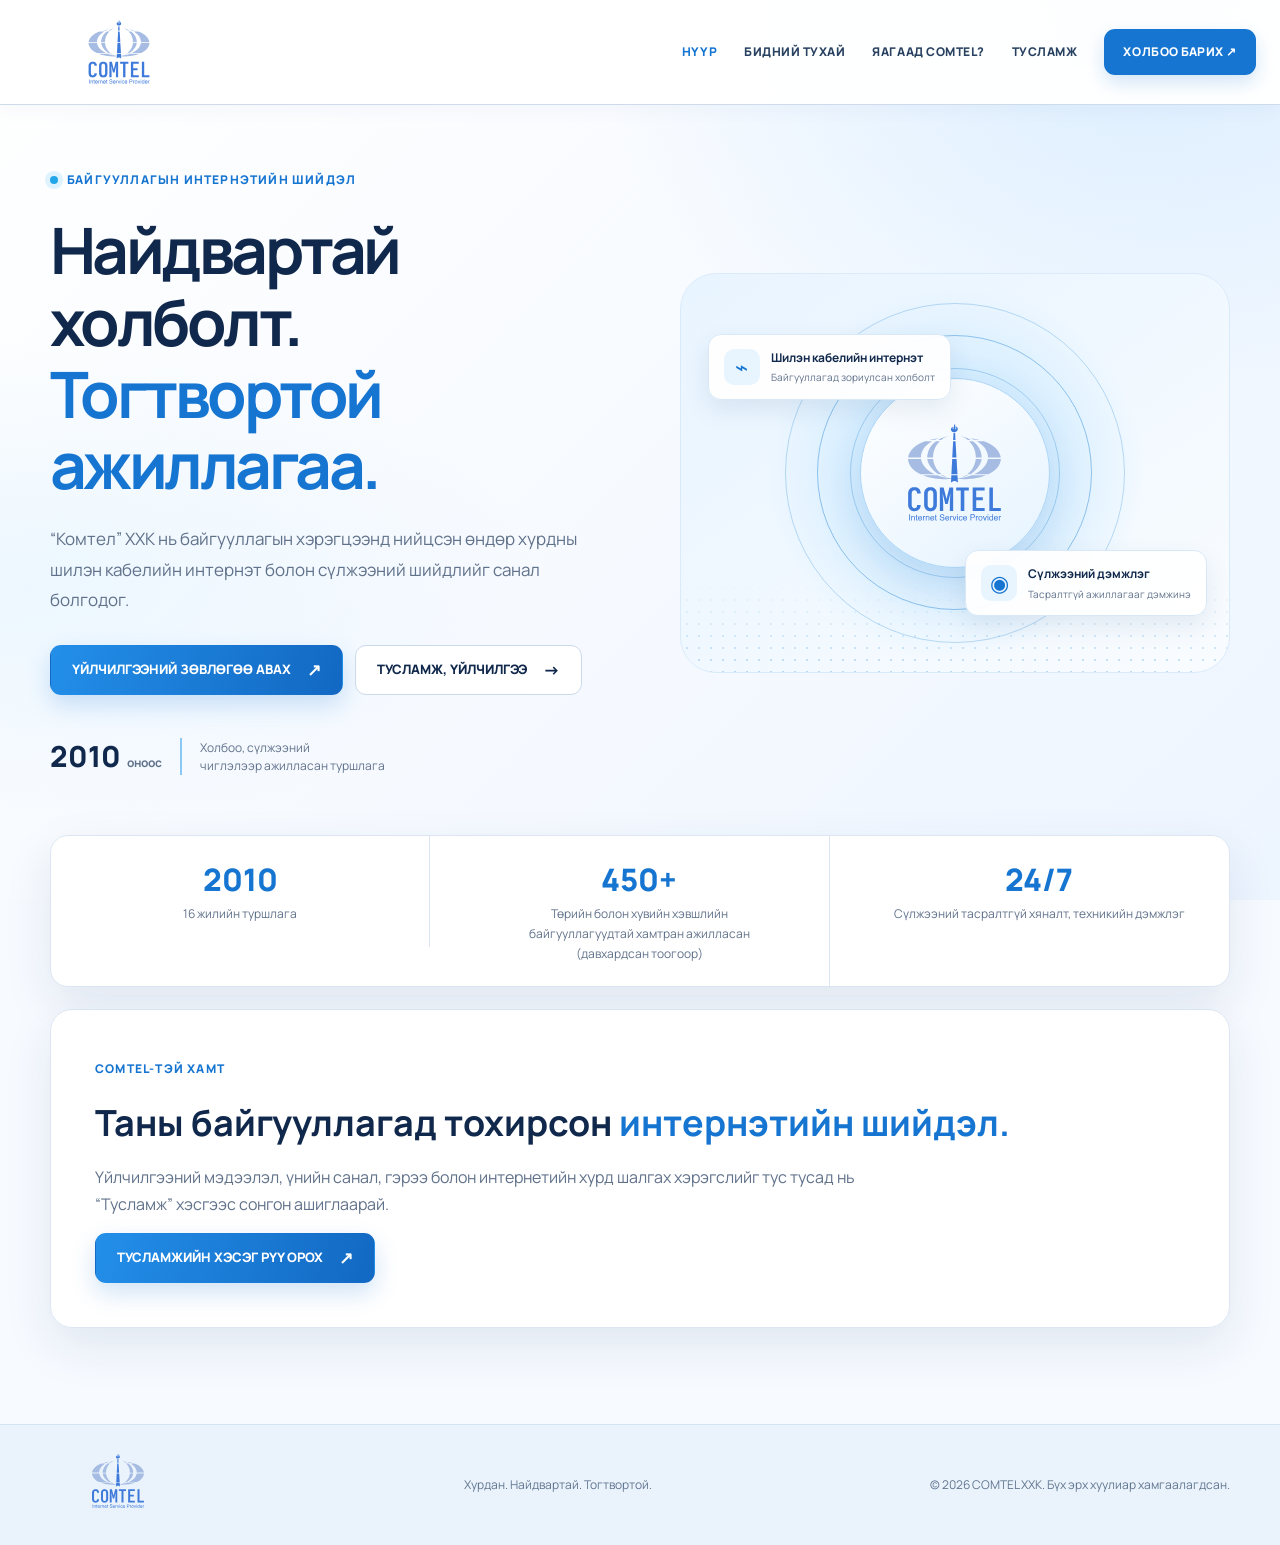
<file: index.html>
<!doctype html>
<html lang="mn">
  <head>
    <meta charset="UTF-8" />
    <meta name="viewport" content="width=device-width, initial-scale=1.0" />
    <meta name="theme-color" content="#ffffff" />
    <meta
      name="description"
      content="COMTEL ХХК — байгууллагын шилэн кабелийн интернэт, сүлжээний шийдэл."
    />
    <title>Нүүр хуудас | COMTEL</title>
    <link rel="preconnect" href="https://fonts.googleapis.com" />
    <link rel="preconnect" href="https://fonts.gstatic.com" crossorigin />
    <link
      href="https://fonts.googleapis.com/css2?family=Manrope:wght@400;500;600;700;800;900&display=swap"
      rel="stylesheet"
    />
    <link rel="stylesheet" href="style.css" />
    <script src="script.js" defer></script>
    <link rel="icon" type="image/x-icon" href="images/Comtel-logo-def.svg" />
  </head>
  <body>
    <header class="site-header">
      <div class="nav-wrap">
        <a class="brand" href="index.html" aria-label="COMTEL нүүр хуудас"
          ><img
            class="brand-logo"
            src="images/Comtel-logo-def.svg"
            alt="COMTEL лого"
        /></a>
        <button class="menu-toggle" aria-label="Цэс нээх" aria-expanded="false">
          <span></span><span></span><span></span>
        </button>
        <nav class="main-nav" aria-label="Үндсэн цэс">
          <a href="index.html" aria-current="page">НҮҮР</a
          ><a href="about.html">БИДНИЙ ТУХАЙ</a
          ><a href="why-comtel.html">ЯАГААД COMTEL?</a
          ><a href="support.html">ТУСЛАМЖ</a
          ><a href="contact.html" class="nav-cta">ХОЛБОО БАРИХ ↗</a>
        </nav>
      </div>
    </header>
    <main>
      <section class="hero container">
        <div class="hero-copy">
          <div class="eyebrow">
            <span class="status-dot"></span> БАЙГУУЛЛАГЫН ИНТЕРНЭТИЙН ШИЙДЭЛ
          </div>
          <h1>Найдвартай холболт.<br /><span>Тогтвортой ажиллагаа.</span></h1>
          <p class="hero-description">
            “Комтел” ХХК нь байгууллагын хэрэгцээнд нийцсэн өндөр хурдны шилэн
            кабелийн интернэт болон сүлжээний шийдлийг санал болгодог.
          </p>
          <div class="hero-actions">
            <a class="button button-primary" href="contact.html"
              >ҮЙЛЧИЛГЭЭНИЙ ЗӨВЛӨГӨӨ АВАХ <span>↗</span></a
            ><a class="button button-outline" href="support.html"
              >ТУСЛАМЖ, ҮЙЛЧИЛГЭЭ <span>→</span></a
            >
          </div>
          <div class="hero-proof">
            <div class="proof-number">2010 <span>оноос</span></div>
            <div class="proof-divider"></div>
            <p>Холбоо, сүлжээний<br />чиглэлээр ажилласан туршлага</p>
          </div>
        </div>
        <div
          class="hero-visual"
          aria-label="COMTEL лого болон сүлжээний дүрслэл"
        >
          <div class="orbit orbit--outer"></div>
          <div class="orbit orbit--middle"></div>
          <div class="orbit orbit--inner"></div>
          <div class="network-core">
            <img
              class="core-logo"
              src="images/Comtel-logo-def.svg"
              alt="COMTEL лого"
            />
          </div>
          <div class="float-card float-card--top">
            <span class="float-icon">⌁</span
            ><span
              ><b>Шилэн кабелийн интернэт</b
              ><small>Байгууллагад зориулсан холболт</small></span
            >
          </div>
          <div class="float-card float-card--bottom">
            <span class="float-icon">◉</span
            ><span
              ><b>Сүлжээний дэмжлэг</b
              ><small>Тасралтгүй ажиллагааг дэмжинэ</small></span
            >
          </div>
          <div class="visual-grid"></div>
        </div>
      </section>
      <section class="stats container">
        <div class="stat">
          <strong>2010</strong><span>16 жилийн туршлага</span>
        </div>
        <div class="stat">
          <strong>450+</strong
          ><span
            >Төрийн болон хувийн хэвшлийн<br />
            байгууллагуудтай хамтран ажилласан<br />
            (давхардсан тоогоор)</span
          >
        </div>
        <div class="stat">
          <strong>24/7</strong
          ><span>Сүлжээний тасралтгүй хяналт, техникийн дэмжлэг</span>
        </div>
      </section>
      <section class="content-section container">
        <div class="content-card">
          <span class="kicker">COMTEL-ТЭЙ ХАМТ</span>
          <h2
            style="
              color: var(--navy);
              font-size: clamp(26px, 3vw, 36px);
              margin: 12px 0;
            "
          >
            Таны байгууллагад тохирсон <span>интернэтийн шийдэл.</span>
          </h2>
          <p style="color: var(--muted); max-width: 760px">
            Үйлчилгээний мэдээлэл, үнийн санал, гэрээ болон интернетийн хурд
            шалгах хэрэгслийг тус тусад нь “Тусламж” хэсгээс сонгон ашиглаарай.
          </p>
          <a class="button button-primary" href="support.html"
            >ТУСЛАМЖИЙН ХЭСЭГ РҮҮ ОРОХ <span>↗</span></a
          >
        </div>
      </section>
    </main>
    <footer class="site-footer">
      <div class="footer-inner container">
        <a href="index.html" aria-label="COMTEL нүүр"
          ><img
            class="footer-logo"
            src="images/Comtel-logo-def.svg"
            alt="COMTEL"
        /></a>
        <p>Хурдан. Найдвартай. Тогтвортой.</p>
        <span class="copyright"
          >© <span id="year"></span> COMTEL ХХК. Бүх эрх хуулиар
          хамгаалагдсан.</span
        >
      </div>
    </footer>
  </body>
</html>
</file>
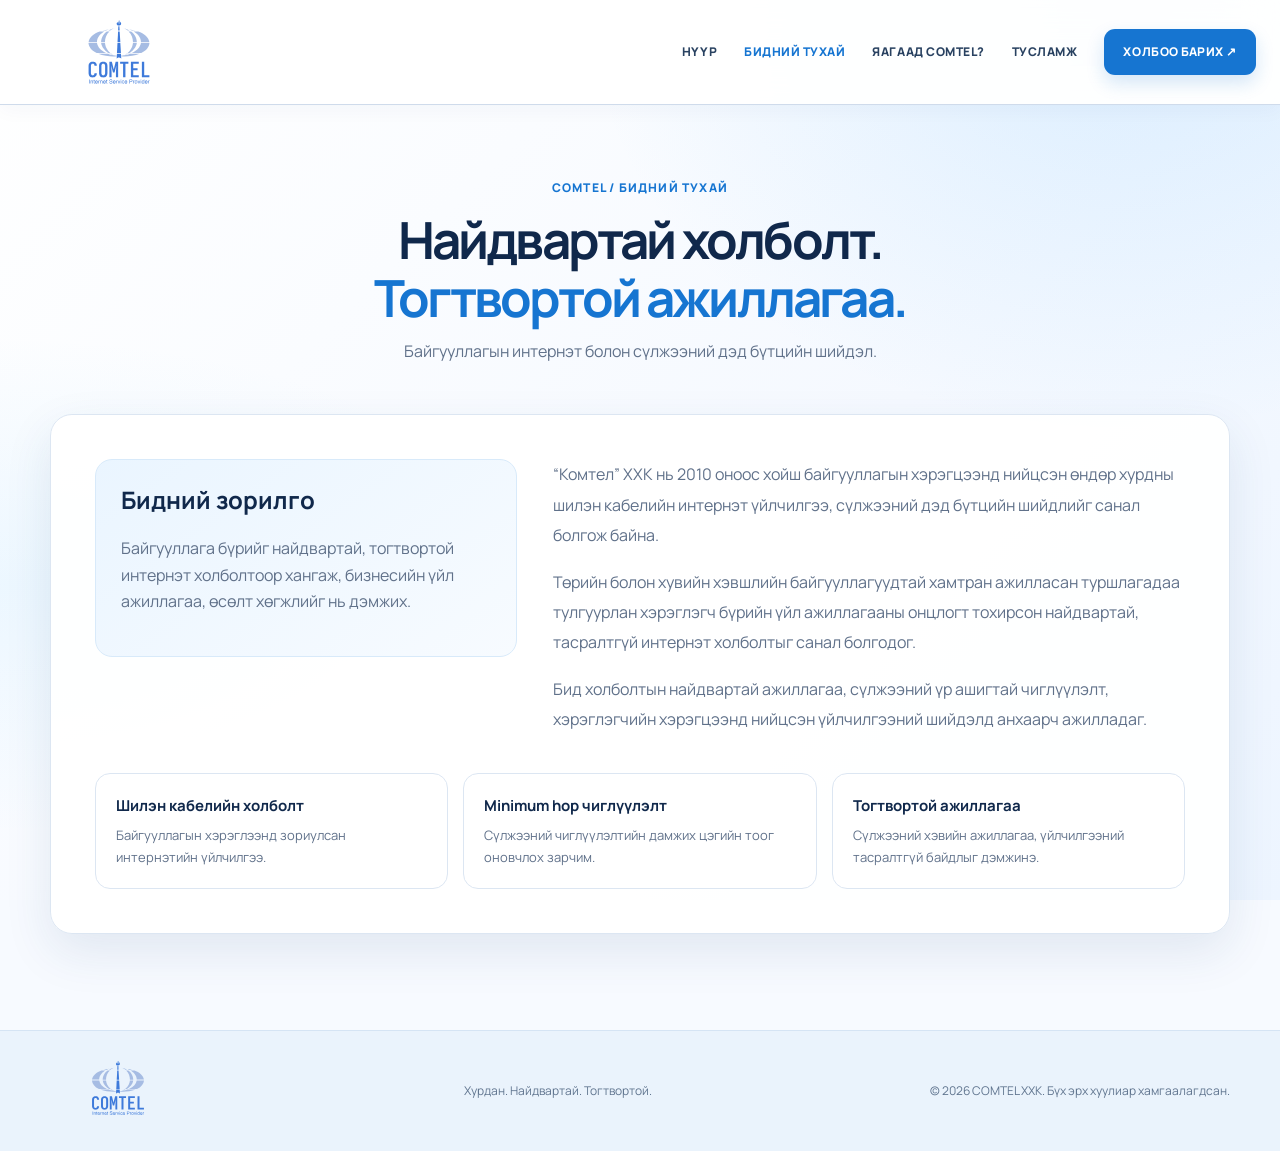
<file: about.html>
<!doctype html>
<html lang="mn">
  <head>
    <meta charset="UTF-8" />
    <meta name="viewport" content="width=device-width, initial-scale=1.0" />
    <meta name="theme-color" content="#ffffff" />
    <meta
      name="description"
      content="COMTEL ХХК — байгууллагын шилэн кабелийн интернэт, сүлжээний шийдэл."
    />
    <title>Бидний тухай | COMTEL</title>
    <link rel="preconnect" href="https://fonts.googleapis.com" />
    <link rel="preconnect" href="https://fonts.gstatic.com" crossorigin />
    <link
      href="https://fonts.googleapis.com/css2?family=Manrope:wght@400;500;600;700;800;900&display=swap"
      rel="stylesheet"
    />
    <link rel="stylesheet" href="style.css" />
    <script src="script.js" defer></script>
    <link rel="icon" type="image/x-icon" href="images/Comtel-logo-def.svg" />
  </head>
  <body>
    <header class="site-header">
      <div class="nav-wrap">
        <a class="brand" href="index.html" aria-label="COMTEL нүүр хуудас"
          ><img
            class="brand-logo"
            src="images/Comtel-logo-def.svg"
            alt="COMTEL лого"
        /></a>
        <button class="menu-toggle" aria-label="Цэс нээх" aria-expanded="false">
          <span></span><span></span><span></span>
        </button>
        <nav class="main-nav" aria-label="Үндсэн цэс">
          <a href="index.html">НҮҮР</a
          ><a href="about.html" aria-current="page">БИДНИЙ ТУХАЙ</a
          ><a href="why-comtel.html">ЯАГААД COMTEL?</a
          ><a href="support.html">ТУСЛАМЖ</a
          ><a href="contact.html" class="nav-cta">ХОЛБОО БАРИХ ↗</a>
        </nav>
      </div>
    </header>
    <main>
      <section class="page-hero container">
        <span class="kicker">COMTEL / БИДНИЙ ТУХАЙ</span>
        <h1>Найдвартай холболт.<br /><span>Тогтвортой ажиллагаа.</span></h1>
        <p>Байгууллагын интернэт болон сүлжээний дэд бүтцийн шийдэл.</p>
      </section>
      <section class="content-section container">
        <div class="content-card">
          <div class="about-grid">
            <aside class="about-side">
              <h2>Бидний зорилго</h2>
              <p>
                Байгууллага бүрийг найдвартай, тогтвортой интернэт холболтоор
                хангаж, бизнесийн үйл ажиллагаа, өсөлт хөгжлийг нь дэмжих.
              </p>
            </aside>
            <div class="body-copy">
              <p>
                “Комтел” ХХК нь 2010 оноос хойш байгууллагын хэрэгцээнд нийцсэн
                өндөр хурдны шилэн кабелийн интернэт үйлчилгээ, сүлжээний дэд
                бүтцийн шийдлийг санал болгож байна.
              </p>
              <p>
                Төрийн болон хувийн хэвшлийн байгууллагуудтай хамтран ажилласан
                туршлагадаа тулгуурлан хэрэглэгч бүрийн үйл ажиллагааны онцлогт
                тохирсон найдвартай, тасралтгүй интернэт холболтыг санал
                болгодог.
              </p>
              <p>
                Бид холболтын найдвартай ажиллагаа, сүлжээний үр ашигтай
                чиглүүлэлт, хэрэглэгчийн хэрэгцээнд нийцсэн үйлчилгээний шийдэлд
                анхаарч ажилладаг.
              </p>
            </div>
          </div>
          <div class="feature-strip">
            <div class="feature-mini">
              <strong>Шилэн кабелийн холболт</strong>
              <p>Байгууллагын хэрэглээнд зориулсан интернэтийн үйлчилгээ.</p>
            </div>
            <div class="feature-mini">
              <strong>Minimum hop чиглүүлэлт</strong>
              <p>Сүлжээний чиглүүлэлтийн дамжих цэгийн тоог оновчлох зарчим.</p>
            </div>
            <div class="feature-mini">
              <strong>Тогтвортой ажиллагаа</strong>
              <p>
                Сүлжээний хэвийн ажиллагаа, үйлчилгээний тасралтгүй байдлыг
                дэмжинэ.
              </p>
            </div>
          </div>
        </div>
      </section>
    </main>
    <footer class="site-footer">
      <div class="footer-inner container">
        <a href="index.html" aria-label="COMTEL нүүр"
          ><img
            class="footer-logo"
            src="images/Comtel-logo-def.svg"
            alt="COMTEL"
        /></a>
        <p>Хурдан. Найдвартай. Тогтвортой.</p>
        <span class="copyright"
          >© <span id="year"></span> COMTEL ХХК. Бүх эрх хуулиар
          хамгаалагдсан.</span
        >
      </div>
    </footer>
  </body>
</html>
</file>
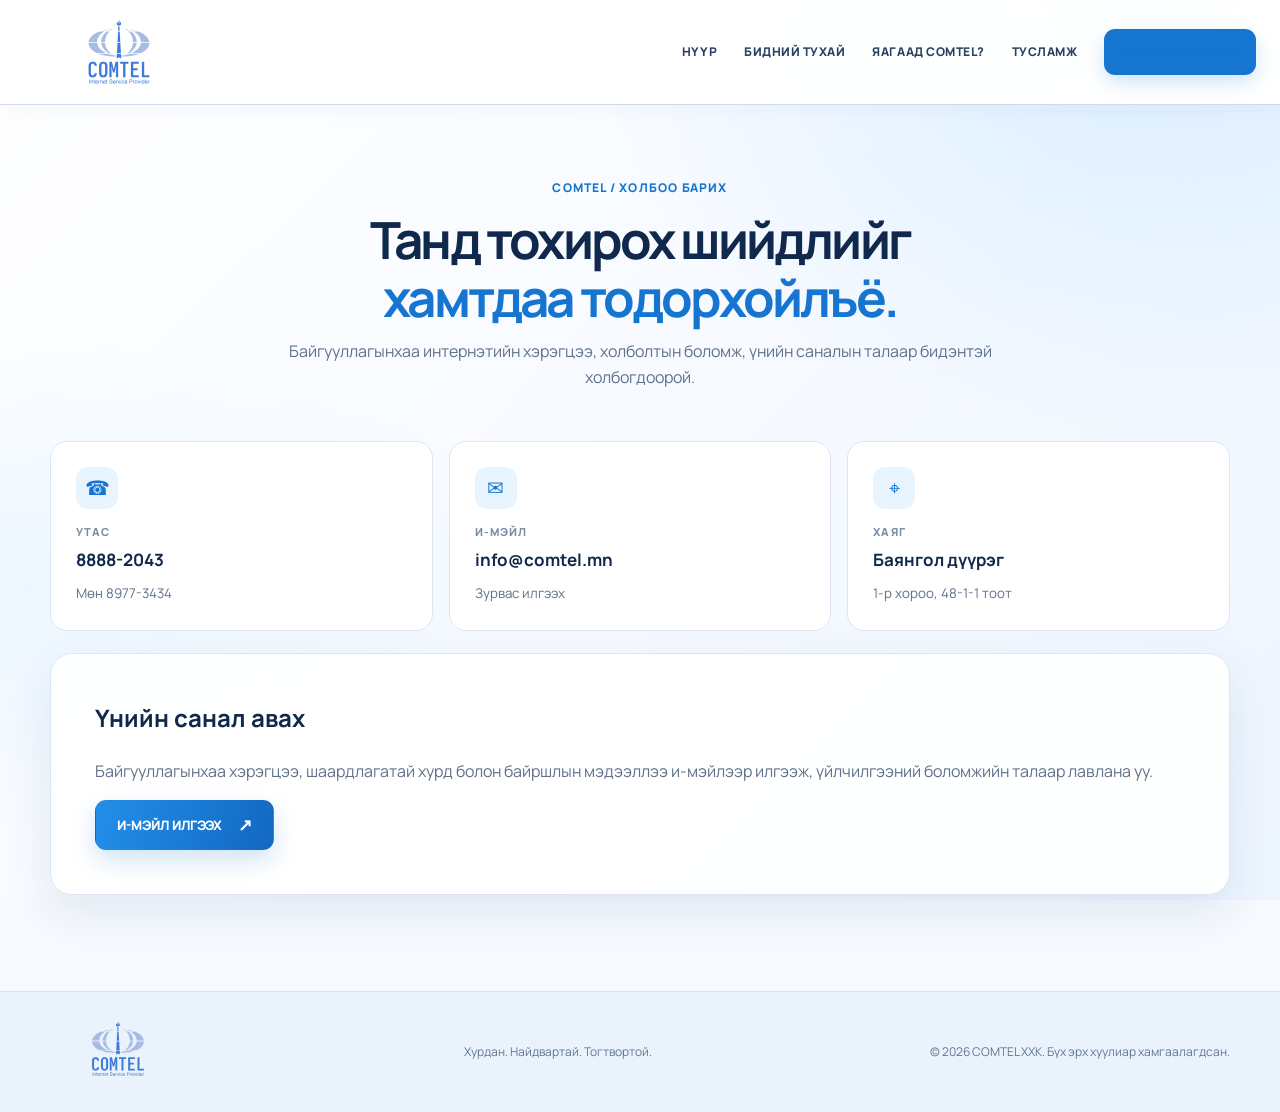
<file: contact.html>
<!doctype html>
<html lang="mn">
  <head>
    <meta charset="UTF-8" />
    <meta name="viewport" content="width=device-width, initial-scale=1.0" />
    <meta name="theme-color" content="#ffffff" />
    <meta
      name="description"
      content="COMTEL ХХК — байгууллагын шилэн кабелийн интернэт, сүлжээний шийдэл."
    />
    <title>Холбоо барих | COMTEL</title>
    <link rel="preconnect" href="https://fonts.googleapis.com" />
    <link rel="preconnect" href="https://fonts.gstatic.com" crossorigin />
    <link
      href="https://fonts.googleapis.com/css2?family=Manrope:wght@400;500;600;700;800;900&display=swap"
      rel="stylesheet"
    />
    <link rel="stylesheet" href="style.css" />
    <script src="script.js" defer></script>
    <link rel="icon" type="image/x-icon" href="images/Comtel-logo-def.svg" />
  </head>
  <body>
    <header class="site-header">
      <div class="nav-wrap">
        <a class="brand" href="index.html" aria-label="COMTEL нүүр хуудас"
          ><img
            class="brand-logo"
            src="images/Comtel-logo-def.svg"
            alt="COMTEL лого"
        /></a>
        <button class="menu-toggle" aria-label="Цэс нээх" aria-expanded="false">
          <span></span><span></span><span></span>
        </button>
        <nav class="main-nav" aria-label="Үндсэн цэс">
          <a href="index.html">НҮҮР</a><a href="about.html">БИДНИЙ ТУХАЙ</a
          ><a href="why-comtel.html">ЯАГААД COMTEL?</a
          ><a href="support.html">ТУСЛАМЖ</a
          ><a href="contact.html" class="nav-cta" aria-current="page"
            >ХОЛБОО БАРИХ ↗</a
          >
        </nav>
      </div>
    </header>
    <main>
      <section class="page-hero container">
        <span class="kicker">COMTEL / ХОЛБОО БАРИХ</span>
        <h1>Танд тохирох шийдлийг<br /><span>хамтдаа тодорхойлъё.</span></h1>
        <p>
          Байгууллагынхаа интернэтийн хэрэгцээ, холболтын боломж, үнийн саналын
          талаар бидэнтэй холбогдоорой.
        </p>
      </section>
      <section class="content-section container">
        <div class="contact-grid">
          <a class="contact-card contact-card-link" href="tel:88882043"
            ><div class="contact-icon">☎</div>
            <span class="contact-label">УТАС</span><strong>8888-2043</strong
            ><small>Мөн 8977-3434</small></a
          ><a
            class="contact-card contact-card-link"
            href="mailto:info@comtel.mn"
            ><div class="contact-icon">✉</div>
            <span class="contact-label">И-МЭЙЛ</span
            ><strong>info@comtel.mn</strong><small>Зурвас илгээх</small></a
          >

          <a
            class="contact-card contact-card-link"
            href="https://www.google.com/maps/@47.9112994,106.8866232,36m/data=!3m1!1e3!5m1!1e1?entry=ttu&g_ep=EgoyMDI2MTAyMC4wIKXMDSoASAFQAw%3D%3D"
            target="_blank"
            rel="noopener noreferrer"
          >
            <div class="contact-icon">⌖</div>
            <span class="contact-label">ХАЯГ</span>
            <strong>Баянгол дүүрэг</strong>
            <small>1-р хороо, 48-1-1 тоот</small>
          </a>
        </div>
        <div class="content-card" style="margin-top: 22px">
          <h2 style="color: var(--navy)">Үнийн санал авах</h2>
          <p style="color: var(--muted)">
            Байгууллагынхаа хэрэгцээ, шаардлагатай хурд болон байршлын мэдээллээ
            и-мэйлээр илгээж, үйлчилгээний боломжийн талаар лавлана уу.
          </p>
          <a
            class="button button-primary"
            href="mailto:info@comtel.mn?subject=COMTEL%20%D2%AF%D0%BD%D0%B8%D0%B9%D0%BD%20%D1%81%D0%B0%D0%BD%D0%B0%D0%BB%20%D0%B0%D0%B2%D0%B0%D1%85"
            >И-МЭЙЛ ИЛГЭЭХ <span>↗</span></a
          >
        </div>
      </section>
    </main>
    <footer class="site-footer">
      <div class="footer-inner container">
        <a href="index.html" aria-label="COMTEL нүүр"
          ><img
            class="footer-logo"
            src="images/Comtel-logo-def.svg"
            alt="COMTEL"
        /></a>
        <p>Хурдан. Найдвартай. Тогтвортой.</p>
        <span class="copyright"
          >© <span id="year"></span> COMTEL ХХК. Бүх эрх хуулиар
          хамгаалагдсан.</span
        >
      </div>
    </footer>
  </body>
</html>
</file>
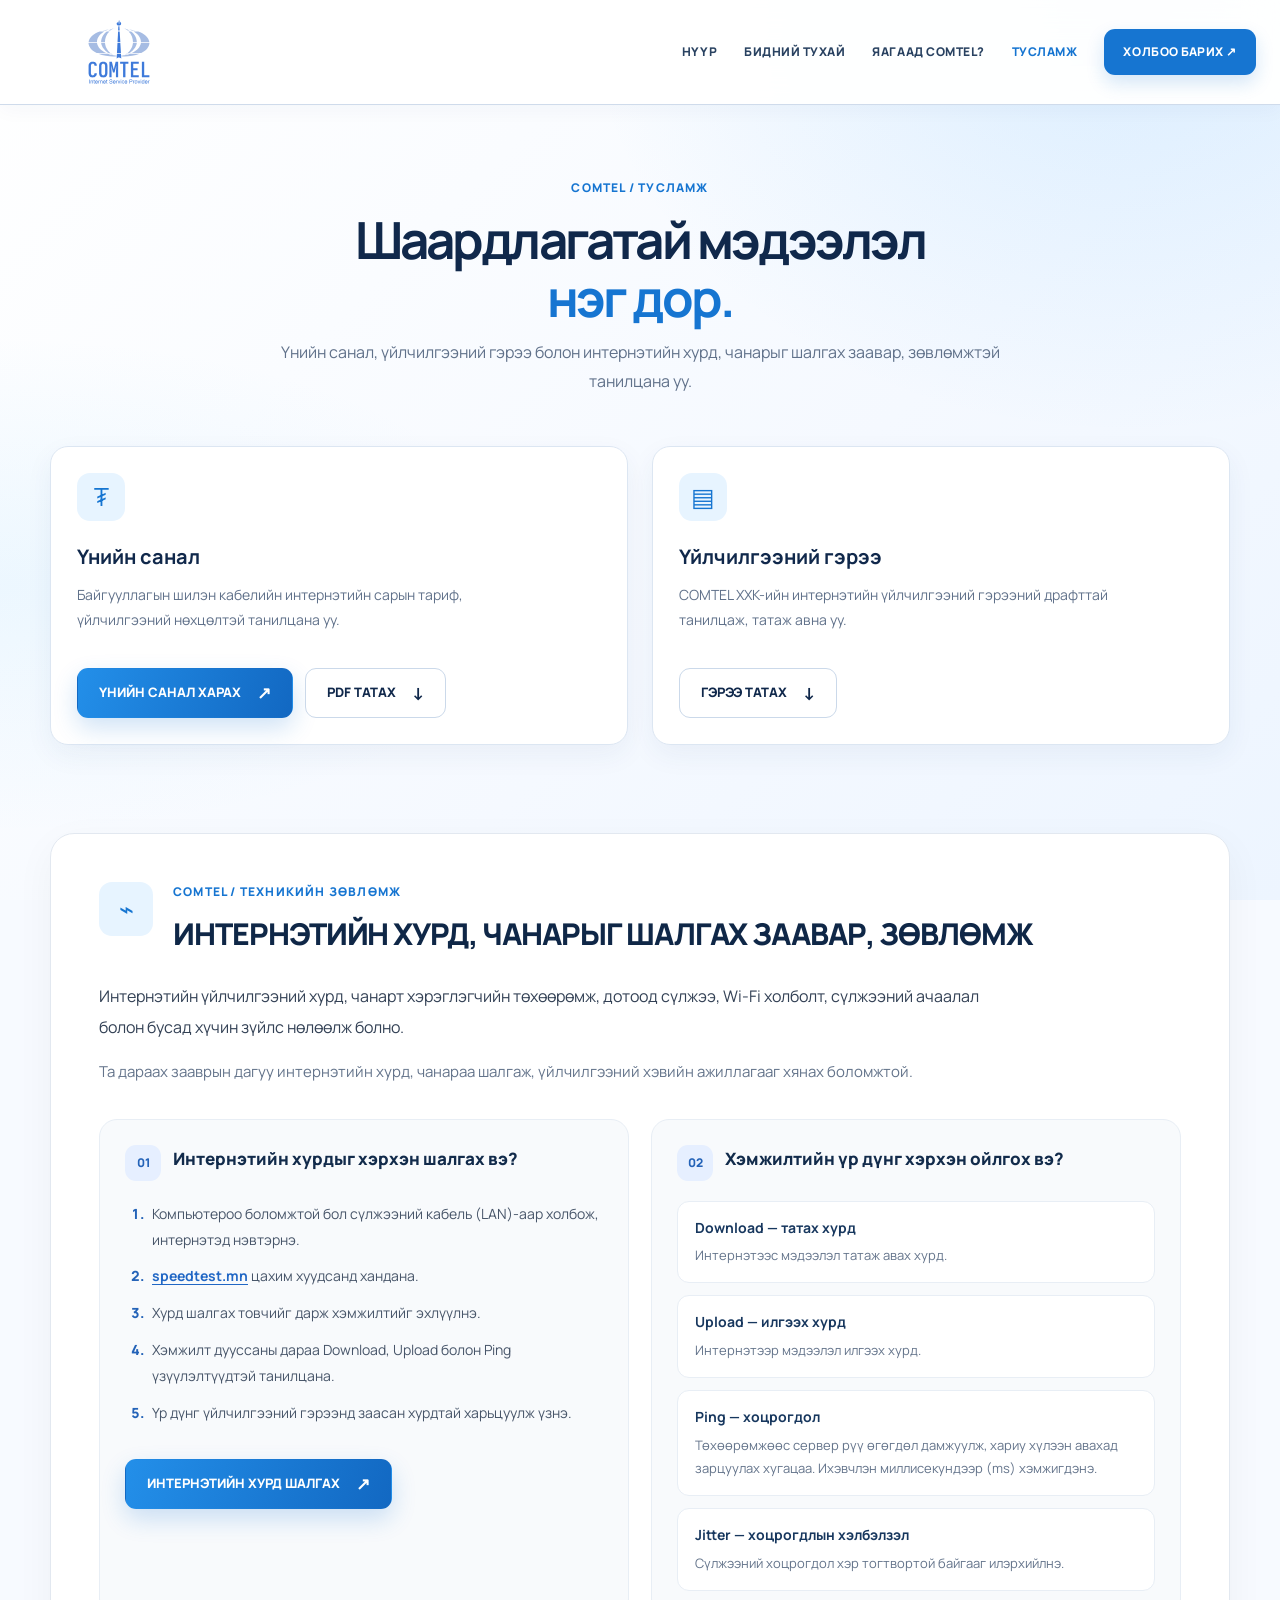
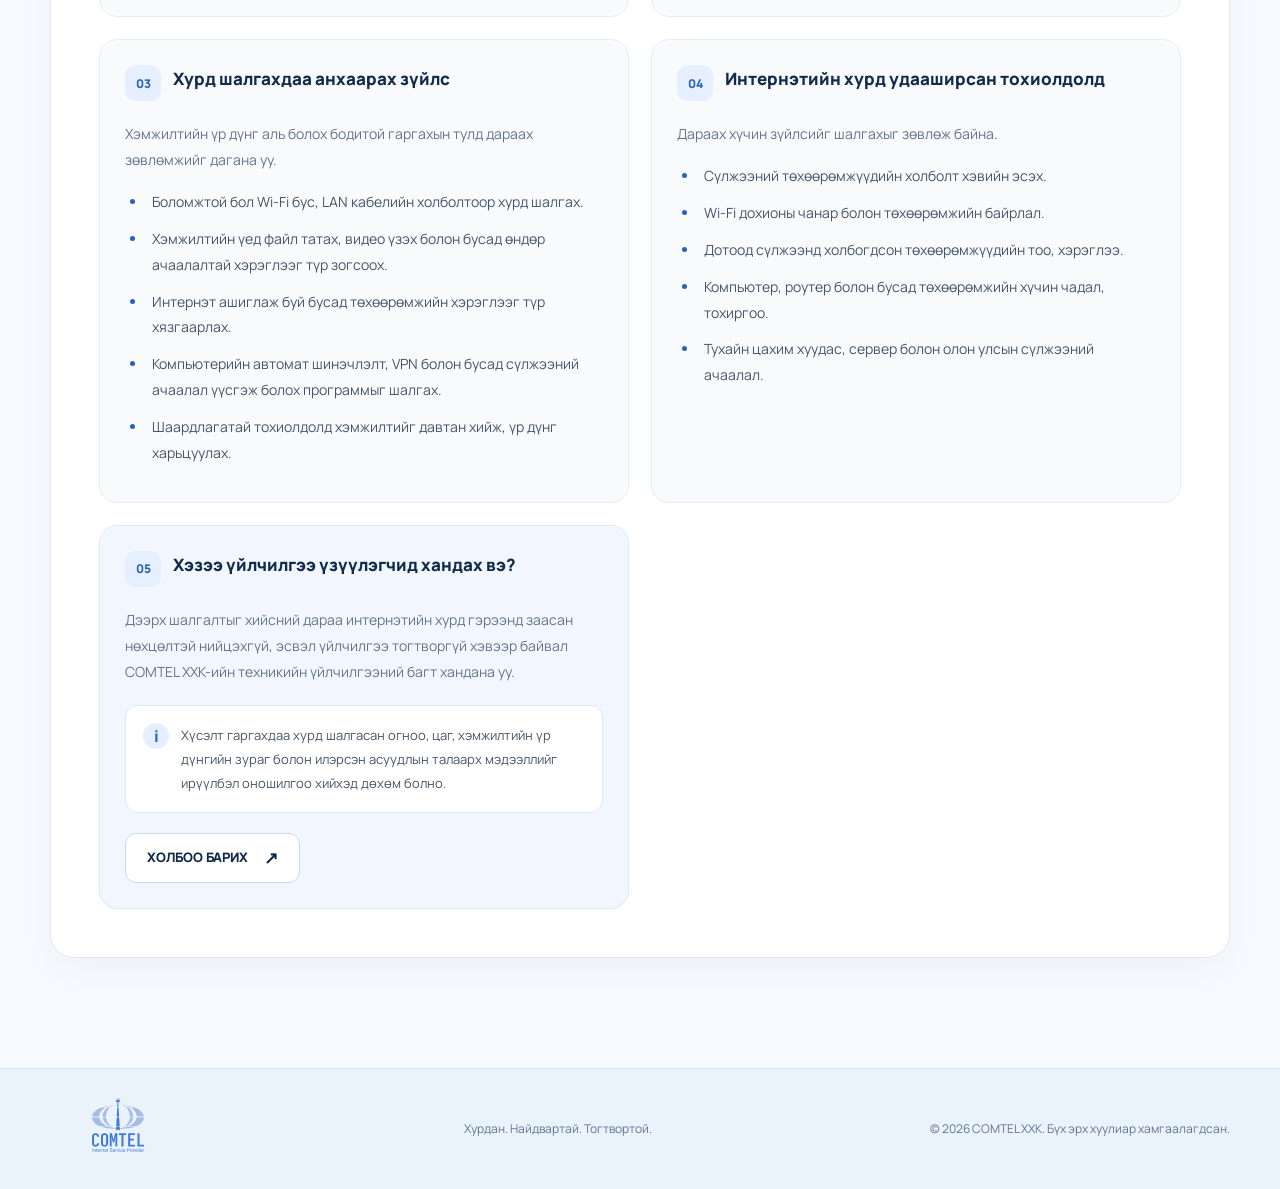
<file: support.html>
<!doctype html>
<html lang="mn">
  <head>
    <meta charset="UTF-8" />
    <meta name="viewport" content="width=device-width, initial-scale=1.0" />
    <meta name="theme-color" content="#ffffff" />
    <meta
      name="description"
      content="COMTEL ХХК-ийн үнийн санал, үйлчилгээний гэрээ болон интернэтийн хурд, чанар шалгах заавар, зөвлөмж."
    />
    <title>Тусламж | COMTEL</title>

    <link rel="preconnect" href="https://fonts.googleapis.com" />
    <link rel="preconnect" href="https://fonts.gstatic.com" crossorigin />
    <link
      href="https://fonts.googleapis.com/css2?family=Manrope:wght@400;500;600;700;800;900&display=swap"
      rel="stylesheet"
    />

    <link rel="stylesheet" href="style.css" />
    <script src="script.js" defer></script>
    <link rel="icon" type="image/svg+xml" href="images/Comtel-logo-def.svg" />
  </head>

  <body>
    <header class="site-header">
      <div class="nav-wrap">
        <a class="brand" href="index.html" aria-label="COMTEL нүүр хуудас">
          <img
            class="brand-logo"
            src="images/Comtel-logo-def.svg"
            alt="COMTEL лого"
          />
        </a>

        <button
          class="menu-toggle"
          type="button"
          aria-label="Цэс нээх"
          aria-expanded="false"
        >
          <span></span>
          <span></span>
          <span></span>
        </button>

        <nav class="main-nav" aria-label="Үндсэн цэс">
          <a href="index.html">НҮҮР</a>
          <a href="about.html">БИДНИЙ ТУХАЙ</a>
          <a href="why-comtel.html">ЯАГААД COMTEL?</a>
          <a href="support.html" aria-current="page">ТУСЛАМЖ</a>
          <a href="contact.html" class="nav-cta">ХОЛБОО БАРИХ ↗</a>
        </nav>
      </div>
    </header>

    <main>
      <!-- Хуудасны үндсэн гарчиг -->
      <section class="page-hero container">
        <span class="kicker">COMTEL / ТУСЛАМЖ</span>
        <h1>
          Шаардлагатай мэдээлэл
          <br />
          <span>нэг дор.</span>
        </h1>
        <p class="support-intro">
          Үнийн санал, үйлчилгээний гэрээ болон интернэтийн хурд, чанарыг шалгах
          заавар, зөвлөмжтэй танилцана уу.
        </p>
      </section>

      <!-- Үнийн санал болон гэрээ: нэг мөрөнд -->
      <section class="content-section container">
        <div class="support-grid support-grid-top">
          <article class="support-card">
            <div class="support-icon" aria-hidden="true">₮</div>

            <h2>Үнийн санал</h2>

            <p>
              Байгууллагын шилэн кабелийн интернэтийн сарын тариф, үйлчилгээний
              нөхцөлтэй танилцана уу.
            </p>

            <div class="support-actions">
              <button
                class="button button-primary"
                type="button"
                data-open-prices
              >
                ҮНИЙН САНАЛ ХАРАХ <span>↗</span>
              </button>

              <a
                class="button button-outline"
                href="downloads/COMTEL-uniin-sanali.pdf"
                download
              >
                PDF ТАТАХ <span>↓</span>
              </a>
            </div>
          </article>

          <article class="support-card">
            <div class="support-icon" aria-hidden="true">▤</div>

            <h2>Үйлчилгээний гэрээ</h2>

            <p>
              COMTEL ХХК-ийн интернэтийн үйлчилгээний гэрээний драфттай
              танилцаж, татаж авна уу.
            </p>

            <div class="support-actions">
              <a
                class="button button-outline"
                href="downloads/COMTEL-geree.pdf"
                download
              >
                ГЭРЭЭ ТАТАХ <span>↓</span>
              </a>
            </div>
          </article>
        </div>
      </section>

      <!-- Интернэтийн хурд, чанарын заавар -->
      <section class="content-section container speed-guide-section">
        <article class="speed-guide-card">
          <div class="speed-guide-heading">
            <div class="support-icon speed-guide-icon" aria-hidden="true">
              ⌁
            </div>

            <div>
              <span class="kicker">COMTEL / ТЕХНИКИЙН ЗӨВЛӨМЖ</span>
              <h2>ИНТЕРНЭТИЙН ХУРД, ЧАНАРЫГ ШАЛГАХ ЗААВАР, ЗӨВЛӨМЖ</h2>
            </div>
          </div>

          <p class="guide-lead">
            Интернэтийн үйлчилгээний хурд, чанарт хэрэглэгчийн төхөөрөмж, дотоод
            сүлжээ, Wi-Fi холболт, сүлжээний ачаалал болон бусад хүчин зүйлс
            нөлөөлж болно.
          </p>

          <p>
            Та дараах зааврын дагуу интернэтийн хурд, чанараа шалгаж,
            үйлчилгээний хэвийн ажиллагааг хянах боломжтой.
          </p>

          <div class="guide-content">
            <section class="guide-topic">
              <h3>
                <span class="guide-number">01</span>
                Интернэтийн хурдыг хэрхэн шалгах вэ?
              </h3>

              <ol class="guide-steps">
                <li>
                  Компьютероо боломжтой бол сүлжээний кабель (LAN)-аар холбож,
                  интернэтэд нэвтэрнэ.
                </li>
                <li>
                  <a
                    href="https://speedtest.mn/"
                    target="_blank"
                    rel="noopener noreferrer"
                    >speedtest.mn</a
                  >
                  цахим хуудсанд хандана.
                </li>
                <li>Хурд шалгах товчийг дарж хэмжилтийг эхлүүлнэ.</li>
                <li>
                  Хэмжилт дууссаны дараа Download, Upload болон Ping
                  үзүүлэлтүүдтэй танилцана.
                </li>
                <li>
                  Үр дүнг үйлчилгээний гэрээнд заасан хурдтай харьцуулж үзнэ.
                </li>
              </ol>

              <a
                class="button button-primary speedtest-button"
                href="https://speedtest.mn/"
                target="_blank"
                rel="noopener noreferrer"
              >
                ИНТЕРНЭТИЙН ХУРД ШАЛГАХ <span>↗</span>
              </a>
            </section>

            <section class="guide-topic">
              <h3>
                <span class="guide-number">02</span>
                Хэмжилтийн үр дүнг хэрхэн ойлгох вэ?
              </h3>

              <div class="guide-definitions">
                <div class="guide-definition">
                  <strong>Download — татах хурд</strong>
                  <p>Интернэтээс мэдээлэл татаж авах хурд.</p>
                </div>

                <div class="guide-definition">
                  <strong>Upload — илгээх хурд</strong>
                  <p>Интернэтээр мэдээлэл илгээх хурд.</p>
                </div>

                <div class="guide-definition">
                  <strong>Ping — хоцрогдол</strong>
                  <p>
                    Төхөөрөмжөөс сервер рүү өгөгдөл дамжуулж, хариу хүлээн
                    авахад зарцуулах хугацаа. Ихэвчлэн миллисекундээр (ms)
                    хэмжигдэнэ.
                  </p>
                </div>

                <div class="guide-definition">
                  <strong>Jitter — хоцрогдлын хэлбэлзэл</strong>
                  <p>Сүлжээний хоцрогдол хэр тогтвортой байгааг илэрхийлнэ.</p>
                </div>
              </div>
            </section>

            <section class="guide-topic">
              <h3>
                <span class="guide-number">03</span>
                Хурд шалгахдаа анхаарах зүйлс
              </h3>

              <p>
                Хэмжилтийн үр дүнг аль болох бодитой гаргахын тулд дараах
                зөвлөмжийг дагана уу.
              </p>

              <ul class="guide-list">
                <li>
                  Боломжтой бол Wi-Fi бус, LAN кабелийн холболтоор хурд шалгах.
                </li>
                <li>
                  Хэмжилтийн үед файл татах, видео үзэх болон бусад өндөр
                  ачаалалтай хэрэглээг түр зогсоох.
                </li>
                <li>
                  Интернэт ашиглаж буй бусад төхөөрөмжийн хэрэглээг түр
                  хязгаарлах.
                </li>
                <li>
                  Компьютерийн автомат шинэчлэлт, VPN болон бусад сүлжээний
                  ачаалал үүсгэж болох программыг шалгах.
                </li>
                <li>
                  Шаардлагатай тохиолдолд хэмжилтийг давтан хийж, үр дүнг
                  харьцуулах.
                </li>
              </ul>
            </section>

            <section class="guide-topic">
              <h3>
                <span class="guide-number">04</span>
                Интернэтийн хурд удааширсан тохиолдолд
              </h3>

              <p>Дараах хүчин зүйлсийг шалгахыг зөвлөж байна.</p>

              <ul class="guide-list">
                <li>Сүлжээний төхөөрөмжүүдийн холболт хэвийн эсэх.</li>
                <li>Wi-Fi дохионы чанар болон төхөөрөмжийн байрлал.</li>
                <li>
                  Дотоод сүлжээнд холбогдсон төхөөрөмжүүдийн тоо, хэрэглээ.
                </li>
                <li>
                  Компьютер, роутер болон бусад төхөөрөмжийн хүчин чадал,
                  тохиргоо.
                </li>
                <li>
                  Тухайн цахим хуудас, сервер болон олон улсын сүлжээний
                  ачаалал.
                </li>
              </ul>
            </section>

            <section class="guide-topic guide-contact-topic">
              <h3>
                <span class="guide-number">05</span>
                Хэзээ үйлчилгээ үзүүлэгчид хандах вэ?
              </h3>

              <p>
                Дээрх шалгалтыг хийсний дараа интернэтийн хурд гэрээнд заасан
                нөхцөлтэй нийцэхгүй, эсвэл үйлчилгээ тогтворгүй хэвээр байвал
                COMTEL ХХК-ийн техникийн үйлчилгээний багт хандана уу.
              </p>

              <div class="guide-notice">
                <span class="guide-notice-icon" aria-hidden="true">i</span>
                <p>
                  Хүсэлт гаргахдаа хурд шалгасан огноо, цаг, хэмжилтийн үр
                  дүнгийн зураг болон илэрсэн асуудлын талаарх мэдээллийг
                  ирүүлбэл оношилгоо хийхэд дөхөм болно.
                </p>
              </div>

              <a class="button button-outline" href="contact.html">
                ХОЛБОО БАРИХ <span>↗</span>
              </a>
            </section>
          </div>
        </article>
      </section>

      <!-- Үнийн саналын цонх -->
      <div
        class="price-modal hidden"
        id="price-modal"
        aria-hidden="true"
        role="dialog"
        aria-modal="true"
        aria-labelledby="price-title"
      >
        <div class="price-modal-box">
          <button
            class="modal-close"
            type="button"
            data-close-prices
            aria-label="Хаах"
          >
            ×
          </button>

          <h2 id="price-title">
            Байгууллагын шилэн кабелийн интернэтийн сарын тариф
          </h2>

          <p>Бүх үнэ НӨАТ-тай.</p>

          <div class="price-wrap">
            <table class="price-table">
              <thead>
                <tr>
                  <th>Интернэтийн хурд</th>
                  <th>Сарын төлбөр</th>
                </tr>
              </thead>
              <tbody>
                <tr>
                  <td>2 Mbps</td>
                  <td>263,350 ₮</td>
                </tr>
                <tr>
                  <td>3 Mbps</td>
                  <td>323,150 ₮</td>
                </tr>
                <tr>
                  <td>4 Mbps</td>
                  <td>382,950 ₮</td>
                </tr>
                <tr>
                  <td>5 Mbps</td>
                  <td>442,750 ₮</td>
                </tr>
                <tr>
                  <td>6 Mbps</td>
                  <td>502,550 ₮</td>
                </tr>
                <tr>
                  <td>7 Mbps</td>
                  <td>562,350 ₮</td>
                </tr>
                <tr>
                  <td>8 Mbps</td>
                  <td>622,150 ₮</td>
                </tr>
                <tr>
                  <td>9 Mbps</td>
                  <td>681,950 ₮</td>
                </tr>
                <tr>
                  <td>10 Mbps</td>
                  <td>741,750 ₮</td>
                </tr>
              </tbody>
            </table>
          </div>

          <p class="notice">
            Үйлчилгээний боломж нь хэрэглэгчийн байршил, хамрах хүрээ, техникийн
            нөхцөлөөс хамаарна. 10 Mbps-ээс дээш хурд, Dedicated, Shared болон
            цагийн зохицуулалттай үйлчилгээнд хэрэгцээ, техникийн нөхцөлд
            үндэслэн тусгайлан үнийн санал гаргана. Шинэ холболт болон тоног
            төхөөрөмжийн зардлыг тусад нь тооцож мэдээлнэ.
          </p>

          <p class="notice">
            Дэлгэрэнгүй мэдээлэл авах, байгууллагынхаа хэрэгцээнд тохирсон
            интернэтийн хурд сонгох болон үнийн санал авахыг хүсвэл бидэнтэй
            холбогдоно уу.
          </p>

          <a class="button button-outline" href="contact.html">
            ХОЛБОО БАРИХ <span>↗</span>
          </a>

          <button class="button button-primary" type="button" data-close-prices>
            ХААХ
          </button>
        </div>
      </div>
    </main>

    <footer class="site-footer">
      <div class="footer-inner container">
        <a href="index.html" aria-label="COMTEL нүүр">
          <img
            class="footer-logo"
            src="images/Comtel-logo-def.svg"
            alt="COMTEL"
          />
        </a>

        <p>Хурдан. Найдвартай. Тогтвортой.</p>

        <span class="copyright">
          © <span id="year"></span> COMTEL ХХК. Бүх эрх хуулиар хамгаалагдсан.
        </span>
      </div>
    </footer>
  </body>
</html>
</file>
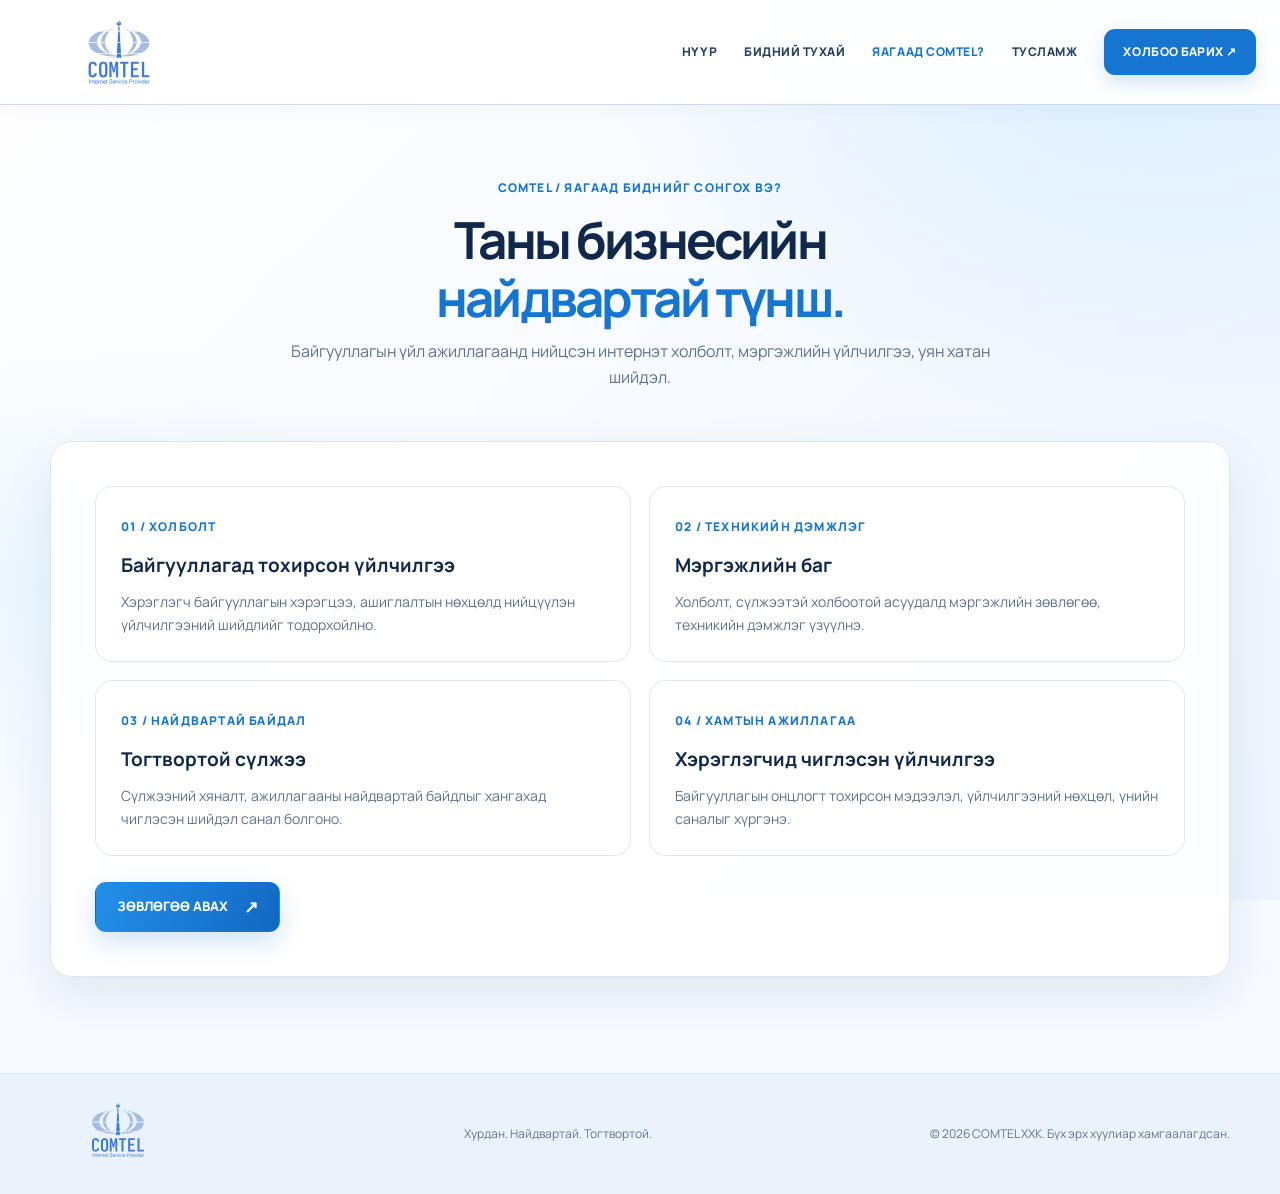
<file: why-comtel.html>
<!doctype html>
<html lang="mn">
  <head>
    <meta charset="UTF-8" />
    <meta name="viewport" content="width=device-width, initial-scale=1.0" />
    <meta name="theme-color" content="#ffffff" />
    <meta
      name="description"
      content="COMTEL ХХК — байгууллагын шилэн кабелийн интернэт, сүлжээний шийдэл."
    />
    <title>Яагаад COMTEL? | COMTEL</title>
    <link rel="preconnect" href="https://fonts.googleapis.com" />
    <link rel="preconnect" href="https://fonts.gstatic.com" crossorigin />
    <link
      href="https://fonts.googleapis.com/css2?family=Manrope:wght@400;500;600;700;800;900&display=swap"
      rel="stylesheet"
    />
    <link rel="stylesheet" href="style.css" />
    <script src="script.js" defer></script>
    <link rel="icon" type="image/x-icon" href="images/Comtel-logo-def.svg" />
  </head>
  <body>
    <header class="site-header">
      <div class="nav-wrap">
        <a class="brand" href="index.html" aria-label="COMTEL нүүр хуудас"
          ><img
            class="brand-logo"
            src="images/Comtel-logo-def.svg"
            alt="COMTEL лого"
        /></a>
        <button class="menu-toggle" aria-label="Цэс нээх" aria-expanded="false">
          <span></span><span></span><span></span>
        </button>
        <nav class="main-nav" aria-label="Үндсэн цэс">
          <a href="index.html">НҮҮР</a><a href="about.html">БИДНИЙ ТУХАЙ</a
          ><a href="why-comtel.html" aria-current="page">ЯАГААД COMTEL?</a
          ><a href="support.html">ТУСЛАМЖ</a
          ><a href="contact.html" class="nav-cta">ХОЛБОО БАРИХ ↗</a>
        </nav>
      </div>
    </header>
    <main>
      <section class="page-hero container">
        <span class="kicker">COMTEL / ЯАГААД БИДНИЙГ СОНГОХ ВЭ?</span>
        <h1>Таны бизнесийн<br /><span>найдвартай түнш.</span></h1>
        <p>
          Байгууллагын үйл ажиллагаанд нийцсэн интернэт холболт, мэргэжлийн
          үйлчилгээ, уян хатан шийдэл.
        </p>
      </section>
      <section class="content-section container">
        <div class="content-card">
          <div class="why-grid">
            <article class="why-card">
              <span class="number">01 / ХОЛБОЛТ</span>
              <h3>Байгууллагад тохирсон үйлчилгээ</h3>
              <p>
                Хэрэглэгч байгууллагын хэрэгцээ, ашиглалтын нөхцөлд нийцүүлэн
                үйлчилгээний шийдлийг тодорхойлно.
              </p>
            </article>
            <article class="why-card">
              <span class="number">02 / ТЕХНИКИЙН ДЭМЖЛЭГ</span>
              <h3>Мэргэжлийн баг</h3>
              <p>
                Холболт, сүлжээтэй холбоотой асуудалд мэргэжлийн зөвлөгөө,
                техникийн дэмжлэг үзүүлнэ.
              </p>
            </article>
            <article class="why-card">
              <span class="number">03 / НАЙДВАРТАЙ БАЙДАЛ</span>
              <h3>Тогтвортой сүлжээ</h3>
              <p>
                Сүлжээний хяналт, ажиллагааны найдвартай байдлыг хангахад
                чиглэсэн шийдэл санал болгоно.
              </p>
            </article>
            <article class="why-card">
              <span class="number">04 / ХАМТЫН АЖИЛЛАГАА</span>
              <h3>Хэрэглэгчид чиглэсэн үйлчилгээ</h3>
              <p>
                Байгууллагын онцлогт тохирсон мэдээлэл, үйлчилгээний нөхцөл,
                үнийн саналыг хүргэнэ.
              </p>
            </article>
          </div>
          <div style="margin-top: 26px">
            <a class="button button-primary" href="contact.html"
              >ЗӨВЛӨГӨӨ АВАХ <span>↗</span></a
            >
          </div>
        </div>
      </section>
    </main>
    <footer class="site-footer">
      <div class="footer-inner container">
        <a href="index.html" aria-label="COMTEL нүүр"
          ><img
            class="footer-logo"
            src="images/Comtel-logo-def.svg"
            alt="COMTEL"
        /></a>
        <p>Хурдан. Найдвартай. Тогтвортой.</p>
        <span class="copyright"
          >© <span id="year"></span> COMTEL ХХК. Бүх эрх хуулиар
          хамгаалагдсан.</span
        >
      </div>
    </footer>
  </body>
</html>
</file>
<file: style.css>
:root{--navy:#10284b;--blue:#1675d1;--blue2:#2798f4;--cyan:#54c8f2;--ink:#17263d;--muted:#60718a;--soft:#f3f7fc;--line:#dce6f2;--white:#fff;--shadow:0 18px 48px rgba(27,68,115,.10);--radius:22px}
*{box-sizing:border-box}html{scroll-behavior:smooth}body{margin:0;background:#f7faff;color:var(--ink);font-family:Manrope,Arial,sans-serif;line-height:1.65}body:before{content:"";position:fixed;inset:0;z-index:-1;pointer-events:none;background:radial-gradient(ellipse at 88% 0%,rgba(82,177,255,.17),transparent 34%),radial-gradient(ellipse at 0% 65%,rgba(111,202,255,.10),transparent 30%),linear-gradient(135deg,#fff 0%,#f5f9ff 60%,#edf5ff 100%)}a{color:inherit;text-decoration:none}button{font:inherit}.container{width:min(1180px,calc(100% - 48px));margin-inline:auto}.site-header{position:sticky;top:0;z-index:100;background:rgba(255,255,255,.94);backdrop-filter:blur(16px);border-bottom:1px solid rgba(195,211,231,.8);box-shadow:0 4px 20px rgba(23,58,98,.04)}.nav-wrap{width:min(1320px,calc(100% - 48px));height:104px;margin:auto;display:flex;align-items:center;justify-content:space-between;gap:32px}.brand{display:flex;align-items:center;flex-shrink:0}.brand-logo{display:block;width:190px;height:82px;object-fit:contain}.main-nav{display:flex;align-items:center;gap:clamp(14px,2.1vw,30px);font-size:12px;font-weight:800;letter-spacing:.045em;color:#294261}.main-nav a{padding:13px 0;transition:color .2s}.main-nav a:hover,.main-nav a[aria-current=page]{color:var(--blue)}.main-nav .nav-cta{padding:13px 19px;background:var(--blue);color:#fff;border-radius:11px;box-shadow:0 8px 18px rgba(22,117,209,.18)}.main-nav .nav-cta:hover{background:#0f5fae}.menu-toggle{display:none;border:1px solid var(--line);background:#fff;border-radius:10px;width:46px;height:44px;padding:10px}.menu-toggle span{display:block;height:2px;background:var(--navy);margin:5px 0;border-radius:2px}.hero{min-height:570px;display:grid;grid-template-columns:1.03fr .97fr;align-items:center;gap:45px;padding-block:60px 54px}.eyebrow,.kicker{display:inline-flex;align-items:center;gap:9px;color:var(--blue);font-size:12px;font-weight:800;letter-spacing:.1em;text-transform:uppercase}.status-dot{width:8px;height:8px;background:#22a6e9;border-radius:50%;box-shadow:0 0 0 5px #dff3ff}h1,h2,h3,p{margin-top:0}h1{font-size:clamp(40px,5vw,66px);line-height:1.12;letter-spacing:-.055em;color:var(--navy);margin:23px 0}h1 span,h2 span{color:var(--blue)}.hero-description{max-width:560px;font-size:17px;line-height:1.8;color:var(--muted)}.hero-actions{display:flex;flex-wrap:wrap;gap:12px;margin-top:29px}.button{display:inline-flex;align-items:center;justify-content:center;gap:16px;min-height:50px;padding:0 21px;border-radius:11px;font-size:13px;font-weight:800;border:1px solid transparent;cursor:pointer;transition:transform .2s,box-shadow .2s,background .2s}.button:hover{transform:translateY(-2px)}.button-primary{background:linear-gradient(110deg,#238fe9,#1268c2);color:#fff;box-shadow:0 10px 24px rgba(22,117,209,.2)}.button-primary:hover{box-shadow:0 14px 28px rgba(22,117,209,.28)}.button-outline{background:#fff;color:var(--navy);border-color:#cbd9ea}.button-outline:hover{background:#eef6ff}.button span{font-size:17px}.hero-proof{display:flex;align-items:center;gap:18px;margin-top:38px}.proof-number{font-size:29px;font-weight:900;color:var(--navy)}.proof-number span{font-size:12px;color:var(--muted);font-weight:700}.proof-divider{height:37px;width:2px;background:#8ac8f5}.hero-proof p{margin:0;color:var(--muted);font-size:12px;line-height:1.5}.hero-visual{min-height:400px;position:relative;display:grid;place-items:center;border-radius:36px;background:linear-gradient(145deg,#e8f4ff,#f9fcff);border:1px solid #d9eafa;overflow:hidden}.hero-visual:before{content:"";position:absolute;width:380px;height:380px;border-radius:50%;background:radial-gradient(circle,#b9e2ff 0%,rgba(198,232,255,.45) 45%,transparent 70%)}.orbit{position:absolute;border:1px solid rgba(35,132,212,.28);border-radius:50%}.orbit--outer{width:340px;height:340px}.orbit--middle{width:275px;height:275px;border-color:rgba(35,132,212,.45)}.orbit--inner{width:210px;height:210px;border-color:rgba(35,132,212,.3)}.network-core{z-index:2;width:190px;height:190px;border-radius:50%;background:linear-gradient(145deg,#fff,#e5f3ff);border:1px solid #acd5f7;box-shadow:0 18px 45px rgba(38,119,194,.18);display:flex;flex-direction:column;align-items:center;justify-content:center}.core-logo{width:125px;height:125px;object-fit:contain}.core-caption{font-size:8px;font-weight:800;letter-spacing:.12em;color:#57718e}.float-card{position:absolute;z-index:4;display:flex;align-items:center;gap:11px;padding:13px 15px;background:rgba(255,255,255,.95);border:1px solid #d9e8f7;border-radius:13px;box-shadow:0 10px 25px rgba(25,77,128,.10)}.float-card--top{top:15%;left:5%}.float-card--bottom{bottom:14%;right:4%}.float-icon{display:grid;place-items:center;width:36px;height:36px;border-radius:10px;background:#e8f5ff;color:var(--blue);font-size:22px}.float-card b,.float-card small{display:block}.float-card b{font-size:12px;color:var(--navy)}.float-card small{font-size:10px;color:var(--muted);margin-top:2px}.visual-grid{position:absolute;inset:auto 0 0;height:90px;opacity:.5;background-image:radial-gradient(#83bde9 1px,transparent 1.5px);background-size:12px 12px;mask-image:linear-gradient(transparent,#000)}.stats{display:grid;grid-template-columns:repeat(3,minmax(0,1fr)); gap:20px; align-items: start; background:#fff;border:1px solid var(--line);border-radius:18px;box-shadow:var(--shadow);overflow:hidden}.stat{text-align:center;padding:23px;border-right:1px solid var(--line); min-width:0; }.stat:last-child{border:0}.stat strong{display:block;color:var(--blue);font-size:clamp(23px,2.5vw,31px);font-weight:900;line-height:1.3}.stat span{display:block; overflow-wrap: break-word; color:var(--muted);font-size:12px;margin-top:5px}.page-hero{padding:68px 0 28px;text-align:center}.page-hero h1{font-size:clamp(34px,4vw,52px);margin:12px 0}.page-hero p{max-width:720px;margin:0 auto;color:var(--muted);font-size:16px}.content-section{padding:22px 0 76px}.content-card{padding:clamp(24px,4vw,44px);background:rgba(255,255,255,.93);border:1px solid var(--line);border-radius:var(--radius);box-shadow:var(--shadow)}.about-grid{display:grid;grid-template-columns:.8fr 1.2fr;gap:36px;align-items:start}.about-side{padding:25px;border-radius:17px;background:linear-gradient(145deg,#eaf5ff,#f7fbff);border:1px solid #d8eafa}.about-side h2{font-size:24px;line-height:1.25;color:var(--navy)}.about-side p,.body-copy p{color:var(--muted);font-size:16px}.body-copy p{line-height:1.9}.mission-card{display:flex;gap:15px;padding:20px;margin-top:22px;border-radius:15px;background:#eef7ff;border:1px solid #d6eafb}.mission-icon{display:grid;place-items:center;flex-shrink:0;width:42px;height:42px;border-radius:12px;background:#d6edff;color:var(--blue);font-size:22px}.mission-card h3{margin:0 0 5px;color:var(--navy)}.mission-card p{margin:0;color:var(--muted);font-size:14px}.feature-strip{display:grid;grid-template-columns:repeat(3,1fr);gap:15px;margin-top:22px}.feature-mini{padding:20px;border:1px solid var(--line);border-radius:15px;background:#fff}.feature-mini strong{display:block;color:var(--navy);font-size:15px;margin-bottom:7px}.feature-mini p{margin:0;color:var(--muted);font-size:13px}.why-grid{display:grid;grid-template-columns:repeat(2,1fr);gap:18px}.why-card{padding:25px;border:1px solid var(--line);border-radius:17px;background:#fff}.why-card .number{font-size:12px;color:var(--blue);font-weight:900;letter-spacing:.1em}.why-card h3{font-size:19px;color:var(--navy);margin:12px 0 8px}.why-card p{font-size:14px;color:var(--muted);margin:0}.support-grid{display:grid;grid-template-columns:repeat(3,1fr);gap:18px}.support-card{padding:26px;background:#fff;border:1px solid var(--line);border-radius:18px;box-shadow:0 10px 28px rgba(27,68,115,.06);display:flex;flex-direction:column;align-items:flex-start}.support-icon{width:48px;height:48px;display:grid;place-items:center;border-radius:13px;background:#e7f4ff;color:var(--blue);font-size:25px;margin-bottom:19px}.support-card h2{font-size:20px;color:var(--navy);margin-bottom:9px}.support-card p{font-size:14px;color:var(--muted);flex:1}.support-card .button{margin-top:12px}.price-wrap{overflow-x:auto;margin-top:26px}.price-table{width:100%;border-collapse:collapse;min-width:380px}.price-table th,.price-table td{padding:14px 17px;text-align:left;border-bottom:1px solid #e3ebf4}.price-table th{background:#edf6ff;color:#174f86;font-size:13px}.price-table td{font-size:14px}.price-table td:last-child{text-align:right;font-weight:800;color:var(--navy);white-space:nowrap}.notice{margin-top:20px;padding:17px 19px;border-left:4px solid var(--blue);border-radius:0 12px 12px 0;background:#f0f7ff;color:#536983;font-size:13px;line-height:1.8}.contact-grid{display:grid;grid-template-columns:repeat(3,1fr);gap:16px}.contact-card{padding:25px;background:#fff;border:1px solid var(--line);border-radius:17px;min-height:175px}.contact-icon{width:42px;height:42px;display:grid;place-items:center;background:#e8f5ff;color:var(--blue);border-radius:12px;font-size:20px;margin-bottom:14px}.contact-label{display:block;color:#7a8ca3;font-size:11px;font-weight:900;letter-spacing:.1em}.contact-card strong{display:block;font-size:17px;color:var(--navy);margin:5px 0}.contact-card small{color:var(--muted)}.site-footer{margin-top:20px;background:#eaf3fc;border-top:1px solid #d5e4f4}.footer-inner{min-height:120px;display:flex;align-items:center;justify-content:space-between;gap:20px}.footer-logo{width:135px;height:70px;object-fit:contain}.footer-inner p,.copyright{margin:0;color:#60758f;font-size:12px}.back-to-top{position:fixed;right:22px;bottom:22px;z-index:30;width:44px;height:44px;display:grid;place-items:center;border:1px solid #c8dff3;border-radius:12px;background:#fff;color:var(--blue);box-shadow:0 8px 20px rgba(27,68,115,.12);font-size:22px}.hidden{display:none!important}
@media(max-width:900px)
{
    .nav-wrap{height:92px}
    .brand-logo{width:165px;height:76px}
    .main-nav{gap:14px;font-size:11px}
    .hero{gap:25px}
    .hero-visual{min-height:360px}
    .orbit--outer{width:300px;height:300px}
    .orbit--middle{width:240px;height:240px}
    .orbit--inner{width:180px;height:180px}
    .network-core{width:165px;height:165px}
    .core-logo{width:110px;height:110px}
    .support-grid{grid-template-columns:1fr 1fr}
}
@media(max-width:720px){.container{width:calc(100% - 32px)}.nav-wrap{width:calc(100% - 30px);height:82px}.brand-logo{width:145px;height:68px}.menu-toggle{display:block}.main-nav{display:none;position:absolute;top:81px;left:0;right:0;padding:14px 22px 22px;flex-direction:column;align-items:stretch;gap:2px;background:#fff;border-bottom:1px solid var(--line);box-shadow:0 16px 22px rgba(23,58,98,.08)}.main-nav.is-open{display:flex}.main-nav a{padding:13px 4px;font-size:12px}.main-nav .nav-cta{text-align:center;margin-top:8px}.hero{grid-template-columns:1fr;padding-block:48px 32px;gap:22px}.hero-description{font-size:15px}.hero-visual{min-height:340px}.stats{grid-template-columns: repeat(1)}.stat{border-right:0;border-bottom:1px solid var(--line);padding:17px}.stat:last-child{border-bottom:0}.page-hero{padding:45px 0 20px}.page-hero p{font-size:14px}.content-section{padding-bottom:50px}.about-grid,.feature-strip,.why-grid,.support-grid,.contact-grid{grid-template-columns:1fr}.footer-inner{padding-block:24px;flex-direction:column;align-items:flex-start;gap:8px}.footer-logo{width:120px;height:60px}.float-card--top{left:2%;top:12%}.float-card--bottom{right:2%;bottom:11%}}
@media(max-width:390px){h1{font-size:36px}.hero-visual{min-height:300px}.orbit--outer{width:260px;height:260px}.orbit--middle{width:215px;height:215px}.orbit--inner{width:165px;height:165px}.network-core{width:145px;height:145px}.core-logo{width:95px;height:95px}.float-card{padding:9px}.float-card small{font-size:9px}.button{padding:0 15px}}

.price-modal{position:fixed;inset:0;z-index:200;display:grid;place-items:center;padding:20px;background:rgba(15,38,67,.55);backdrop-filter:blur(5px)}.price-modal.hidden{display:none!important}stats{grid-template-columns:1fr} .price-modal-box{position:relative;width:min(100%,650px);max-height:85vh;overflow:auto;padding:30px;background:#fff;border:1px solid var(--line);border-radius:20px;box-shadow:0 24px 70px rgba(10,40,75,.22)}.price-modal-box h2{color:var(--navy);padding-right:35px}.price-modal-box>p{color:var(--muted)}.modal-close{position:absolute;top:12px;right:16px;border:0;background:transparent;color:var(--navy);font-size:32px;cursor:pointer}.price-modal-box .notice{margin-bottom:20px}

.contact-card-link {
  color: inherit;
  text-decoration: none;
  cursor: pointer;
}

.contact-card-link:hover {
  border-color: #4b9cff;
  transform: translateY(-3px);
  transition: 0.2s ease;
}

/* ========================================
   SUPPORT PAGE — LAYOUT
======================================== */

.support-intro {
  max-width: 680px;
  margin-top: 20px;
  color: #64748b;
  line-height: 1.8;
}

.support-grid-top {
  display: grid;
  grid-template-columns: repeat(2, minmax(0, 1fr));
  gap: 24px;
  align-items: stretch;
}

.support-grid-top .support-card {
  min-width: 0;
  height: 100%;
  display: flex;
  flex-direction: column;
  align-items: flex-start;
}

.support-grid-top .support-card p {
  max-width: 480px;
  line-height: 1.8;
}

.support-actions {
  display: flex;
  flex-wrap: wrap;
  gap: 12px;
  margin-top: auto;
  padding-top: 22px;
}

.support-actions .button {
  margin: 0;
}

.support-card .button,
.speed-guide-card .button {
  text-decoration: none;
}

/* ========================================
   INTERNET SPEED GUIDE
======================================== */

.speed-guide-section {
  padding-top: 12px;
  padding-bottom: 90px;
}

.speed-guide-card {
  width: 100%;
  padding: clamp(24px, 4vw, 48px);
  background: #ffffff;
  border: 1px solid #e2e8f0;
  border-radius: 24px;
  box-shadow: 0 12px 40px rgba(15, 23, 42, 0.045);
  color: #334155;
}

.speed-guide-heading {
  display: flex;
  align-items: flex-start;
  gap: 20px;
  margin-bottom: 26px;
}

.speed-guide-icon {
  flex: 0 0 54px;
  width: 54px;
  height: 54px;
  display: grid;
  place-items: center;
}

.speed-guide-heading .kicker {
  display: block;
  margin-bottom: 10px;
}

.speed-guide-heading h2 {
  margin: 0;
  color: #0f2747;
  font-size: clamp(21px, 2.6vw, 30px);
  font-weight: 800;
  line-height: 1.45;
  letter-spacing: -0.035em;
}

.speed-guide-card > p {
  max-width: 900px;
  margin: 0 0 16px;
  color: #64748b;
  font-size: 15px;
  line-height: 1.9;
}

.speed-guide-card .guide-lead {
  color: #334155;
  font-size: 16px;
}

.guide-content {
  display: grid;
  grid-template-columns: repeat(2, minmax(0, 1fr));
  gap: 22px;
  margin-top: 32px;
}

.guide-topic {
  min-width: 0;
  padding: 25px;
  background: #f8fafc;
  border: 1px solid #e8eef5;
  border-radius: 18px;
}

.guide-topic h3 {
  display: flex;
  align-items: flex-start;
  gap: 12px;
  margin: 0 0 20px;
  color: #122b4b;
  font-size: 17px;
  font-weight: 800;
  line-height: 1.6;
}

.guide-number {
  flex: 0 0 36px;
  width: 36px;
  height: 36px;
  display: inline-grid;
  place-items: center;
  border-radius: 11px;
  background: #e6efff;
  color: #2463b8;
  font-size: 12px;
  font-weight: 900;
}

.guide-topic > p {
  margin: 0 0 16px;
  color: #64748b;
  font-size: 14px;
  line-height: 1.85;
}

.guide-steps,
.guide-list {
  padding-left: 22px;
  margin: 0;
  color: #475569;
  font-size: 14px;
  line-height: 1.85;
}

.guide-steps li,
.guide-list li {
  padding-left: 5px;
  margin-bottom: 11px;
}

.guide-steps li::marker {
  color: #2463b8;
  font-weight: 800;
}

.guide-list li::marker {
  color: #2463b8;
}

.guide-topic a:not(.button) {
  color: #2167c5;
  font-weight: 700;
  text-decoration: underline;
  text-underline-offset: 3px;
}

.speedtest-button {
  margin-top: 22px;
}

.guide-definitions {
  display: grid;
  gap: 12px;
}

.guide-definition {
  padding: 15px 17px;
  background: #ffffff;
  border: 1px solid #e8eef5;
  border-radius: 12px;
}

.guide-definition strong {
  display: block;
  margin-bottom: 5px;
  color: #17375e;
  font-size: 14px;
  line-height: 1.6;
}

.guide-definition p {
  margin: 0;
  color: #64748b;
  font-size: 13px;
  line-height: 1.8;
}

.guide-contact-topic {
  background: #f2f7ff;
  border-color: #dce9fc;
}

.guide-notice {
  display: flex;
  align-items: flex-start;
  gap: 12px;
  margin: 20px 0;
  padding: 17px;
  background: #ffffff;
  border: 1px solid #dce9fc;
  border-radius: 13px;
}

.guide-notice-icon {
  flex: 0 0 26px;
  width: 26px;
  height: 26px;
  display: grid;
  place-items: center;
  border-radius: 50%;
  background: #e6efff;
  color: #2167c5;
  font-weight: 800;
}

.guide-notice p {
  margin: 0;
  color: #475569;
  font-size: 13px;
  line-height: 1.85;
}

/* ========================================
   RESPONSIVE
======================================== */

@media (max-width: 760px) {
  .support-grid-top {
    grid-template-columns: 1fr;
    gap: 18px;
  }

  .guide-content {
    grid-template-columns: 1fr;
    gap: 16px;
  }

  .speed-guide-section {
    padding-bottom: 60px;
  }

  .speed-guide-card {
    padding: 24px 18px;
    border-radius: 18px;
  }

  .guide-topic {
    padding: 20px 17px;
  }
}

@media (max-width: 480px) {
  .speed-guide-heading {
    flex-direction: column;
    gap: 14px;
  }

  .speed-guide-heading h2 {
    font-size: 21px;
  }

  .support-actions {
    flex-direction: column;
    align-items: stretch;
    width: 100%;
  }

  .support-actions .button {
    width: 100%;
    justify-content: center;
    text-align: center;
  }

  .speedtest-button {
    width: 100%;
    justify-content: center;
    text-align: center;
  }

  .guide-topic h3 {
    font-size: 16px;
  }
}
</file>
